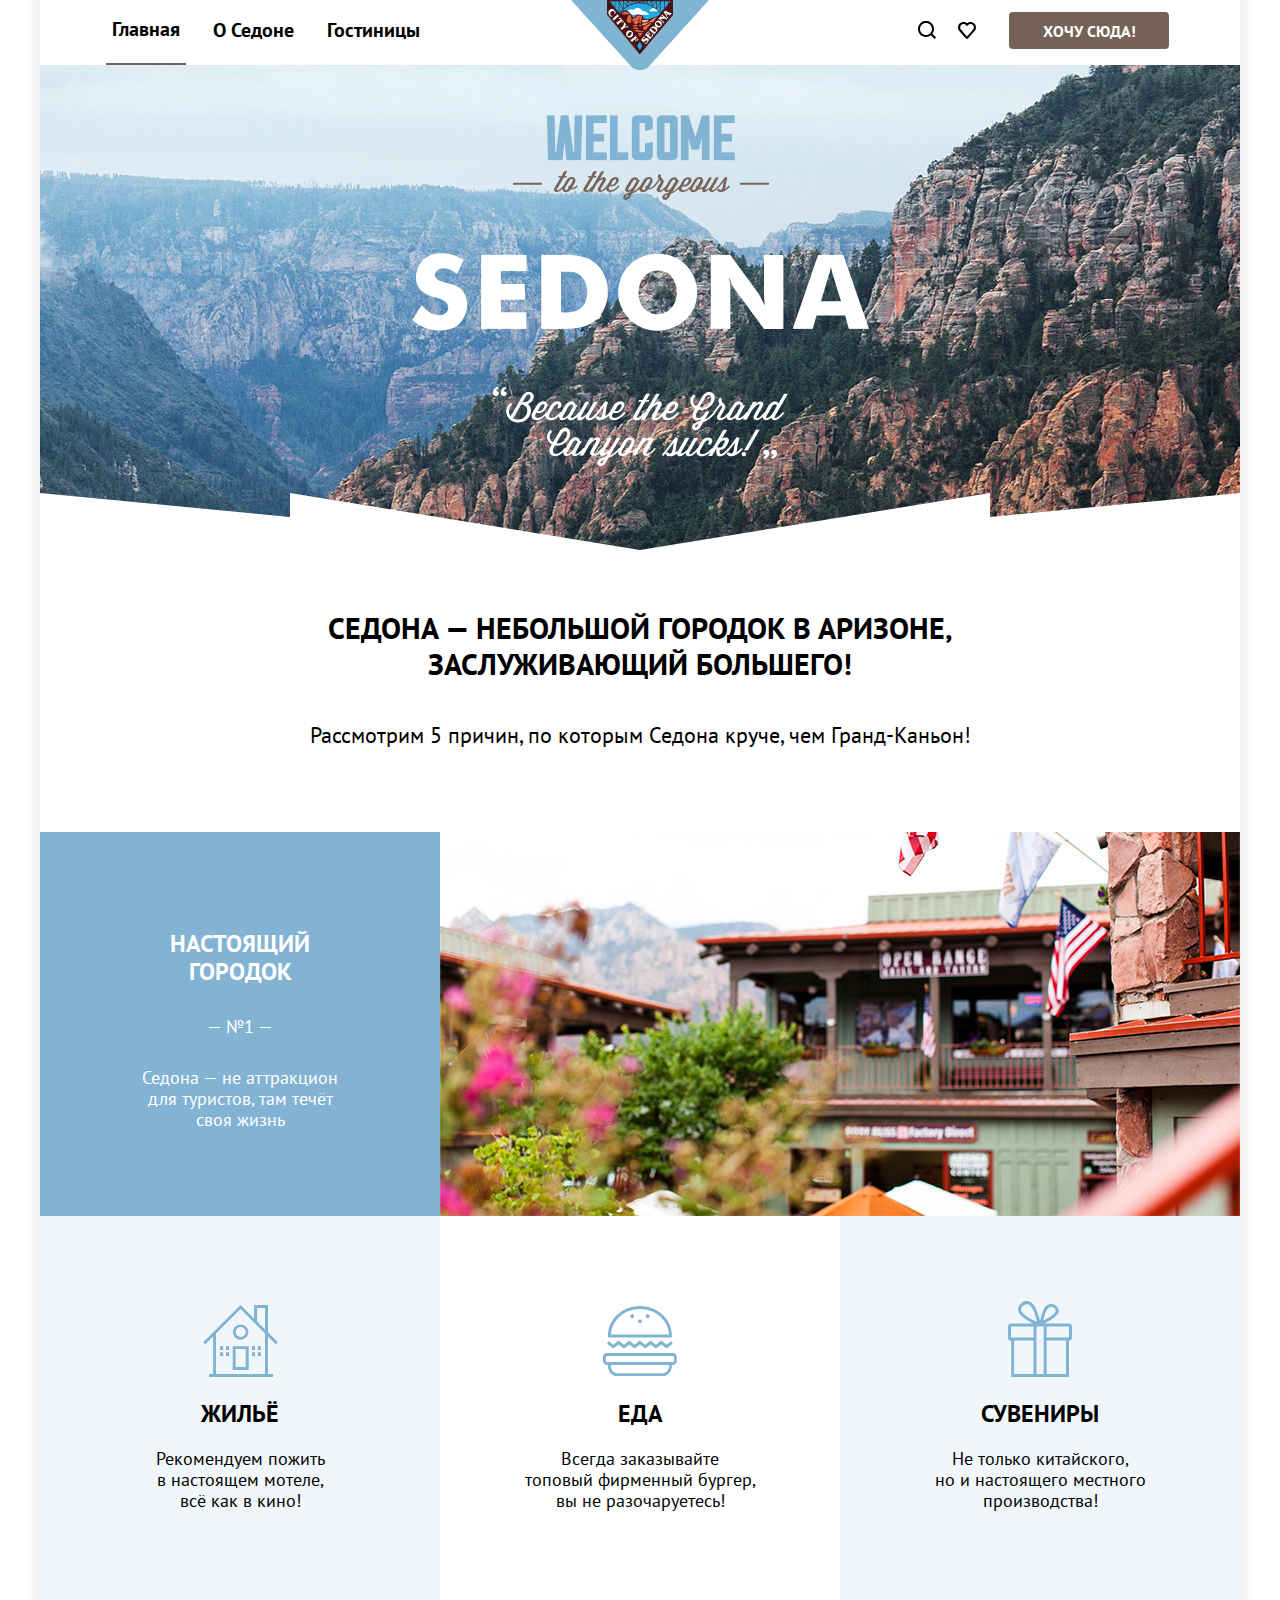
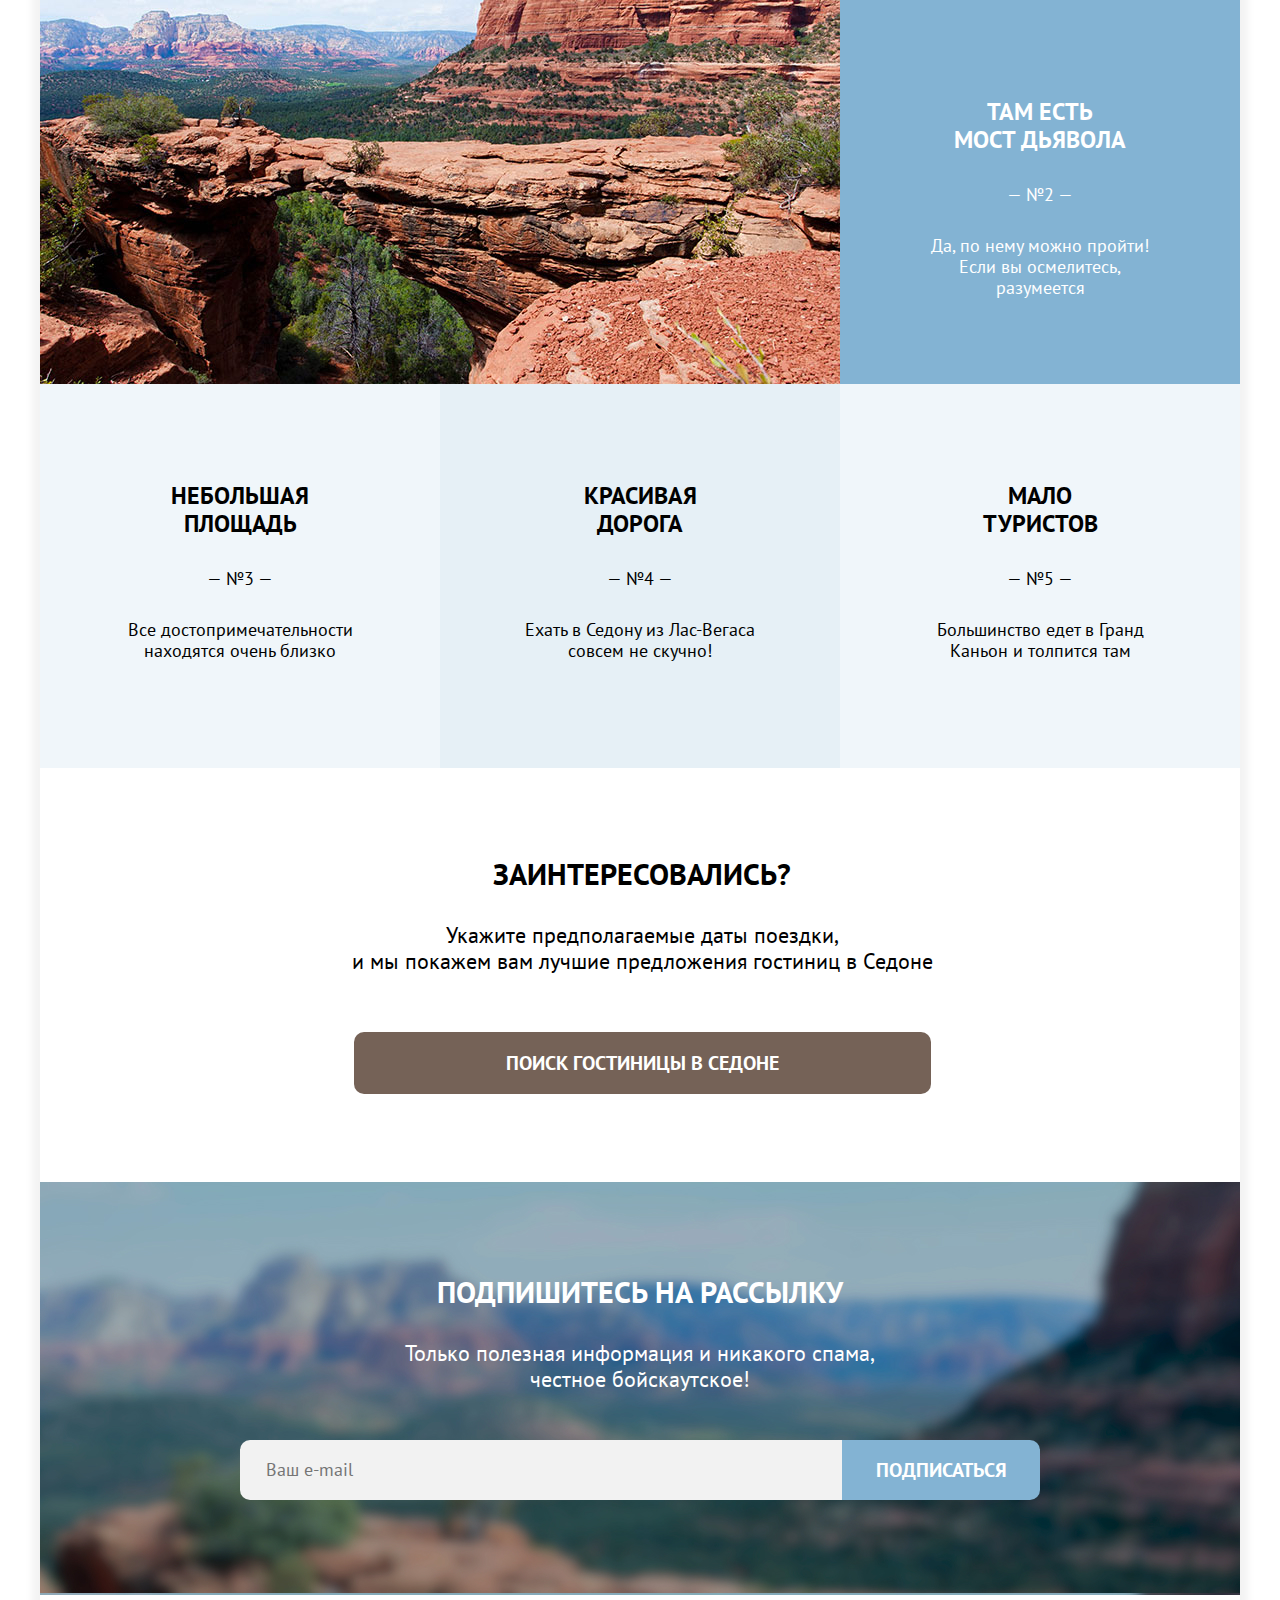
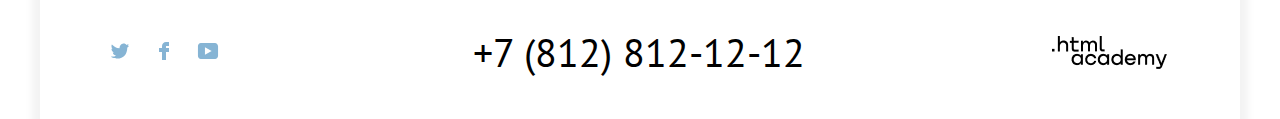
<file: index.html>
<!DOCTYPE html>
<html lang="ru">

<head>
    <meta charset="utf-8">
    <title>HTML Academy: Седона</title>
    <link rel="stylesheet" href="styles/styles.css">
</head>

<body>
    <div class="container">
        <header class="page-header">
            <nav class="main-navigation">
                <ul class="navigation-list">
                    <li class="navigation-item navigation-item-current">
                        <a href="index.html" class="navigation-link"> Главная </a>
                    </li>
                    <li class="navigation-item">
                        <a href="#" class="navigation-link">О Седоне </a>
                    </li>
                    <li class="navigation-item">
                        <a href="catalog.html" class="navigation-link">Гостиницы </a>
                    </li>
                </ul>

                <a href="" class="sedona-logo">
                    <img src="img/sedona.png" alt="Седона" width="138" height="70">
                </a>

                <ul class="navigation-list navigation-user">
                    <li class="navigation-item">
                        <a href="#" class="navigation-link search-icon">
                            <span class="visually-hidden">
                            Поиск
                        </span>
                        </a>
                    </li>
                    <li class="navigation-item">
                        <a href="#" class="navigation-link favorite-icon">
                            <span class="visually-hidden">
                            Избранное
                        </span>
                        </a>
                        <div class="popover popover-cart -popover-open">
                            <span class="triangle"></span>
                            <ul class="favorite-hotel-list">
                                <li class="favorite-hotel-item">
                                    <a class="favorite-hotel" href="#">
                                        <img src="img/desert-small.jpg" class="favorite-hotel-pic" alt="Desert Quail Inn" width="48" height="48">
                                        <div class="favorite-hotel-description">
                                            <p class="favorite-hotel-name"> Desert Quail Inn </p>
                                            <p class="favorite-hotel-type"> Мотель </p>
                                        </div>
                                    </a>
                                    <button type="button" class="button-delete">
                                        <span class="visually-hidden"> Удалить </span>
                                    </button>
                                </li>
                                <li class="favorite-hotel-item">
                                    <a class="favorite-hotel" href="#">
                                        <img src="img/villas-small.jpg" class="favorite-hotel-pic" alt="Villas at Poco Diablo" width="48" height="48">
                                        <div class="favorite-hotel-description">
                                            <p class="favorite-hotel-name"> Villas at Poco Diablo </p>
                                            <p class="favorite-hotel-type"> Апартаменты </p>
                                        </div>
                                    </a>
                                    <button type="button" class="button-delete">
                                        <span class="visually-hidden"> Удалить </span>
                                    </button>
                                </li>
                            </ul>
                            <a class="all-favorite button" href="#">
                                <div class="all-favotite-text">ВСЕ ИЗБРАННЫЕ</div>
                            </a>
                        </div>
                    </li>
                    <li class="navigation-item">
                        <a href="#" class="navigation-link button"> 
                        Хочу сюда! 
                        </a>
                    </li>
                </ul>
            </nav>
        </header>

        <main class="main-index main-container">
            <div class="welcome">
                <h1 class="visually-hidden">
                    Город Седона
                </h1>
                <img src="img/welcome.png" alt="Welcome to Sedona" class="welcome-to-sedona" width="457" height="351">
            </div>
            <section class="advantages">
                <div class="container-head-reasons">
                    <h2 class="visually-hidden h2">
                        Преимущества
                    </h2>
                    <p class="sedona-description">
                        Седона — небольшой городок в Аризоне, заслуживающий большего!
                    </p>
                    <p class="sedona-reasons">
                        Рассмотрим 5 причин, по которым Седона круче, чем Гранд-Каньон!
                    </p>
                </div>
                <ul class="advantages-list">
                    <li class="advantages-item real-town">
                        <div class="container-advantage">
                            <h3 class="advantages-name">
                                Настоящий <br> городок
                            </h3>
                            <p class="advantages-number">
                                &#8212; №1 &#8212;
                            </p>
                            <p class="advantages-description">
                                Седона — не аттракцион для туристов, там течёт своя жизнь
                            </p>
                        </div>
                        <img src="img/real-town.jpg" class="real-town-img" alt="Вид города Седона" width="800" height="384">
                        <ul class="real-town-reasons-list">
                            <li class="real-town-reasons-item">
                                <h3 class="reason-name">
                                    Жильё
                                </h3>
                                <p class="reason-description">
                                    Рекомендуем пожить<br> в настоящем мотеле, <br>всё как в кино!
                                </p>
                            </li>
                            <li class="real-town-reasons-item">
                                <h3 class="reason-name">
                                    Еда
                                </h3>
                                <p class="reason-description">
                                    Всегда заказывайте <br> топовый фирменный бургер,<br> вы не разочаруетесь!
                                </p>
                            </li>
                            <li class="real-town-reasons-item">
                                <h3 class="reason-name">
                                    Сувениры
                                </h3>
                                <p class="reason-description">
                                    Не только китайского,<br> но и настоящего местного <br>производства!
                                </p>
                            </li>
                        </ul>
                    </li>
                    <li class="advantages-item">
                        <img src="img/devil-bridge.jpg" class="devil-bridge-img" alt="Мост дьявола" width="800" height="384">
                        <div class="container-advantage">
                            <h3 class="advantages-name">
                                Там есть <br> мост дьявола
                            </h3>
                            <p class="advantages-number">
                                &#8212; №2 &#8212;
                            </p>
                            <p class="advantages-description">
                                Да, по нему можно пройти! Если вы осмелитесь, разумеется
                            </p>
                        </div>
                    </li>
                    <li class="advantages-item">
                        <div class="container-advantage">
                            <h3 class="advantages-name">
                                Небольшая <br> площадь
                            </h3>
                            <p class="advantages-number">
                                &#8212; №3 &#8212;
                            </p>
                            <p class="advantages-description">
                                Все достопримечательности находятся очень близко
                            </p>
                        </div>
                    </li>
                    <li class="advantages-item">
                        <div class="container-advantage">
                            <h3 class="advantages-name">
                                Красивая <br> дорога
                            </h3>
                            <p class="advantages-number">
                                &#8212; №4 &#8212;
                            </p>
                            <p class="advantages-description">
                                Ехать в Седону из Лас-Вегаса совсем не скучно!
                            </p>
                        </div>
                    </li>
                    <li class="advantages-item">
                        <div class="container-advantage">
                            <h3 class="advantages-name">
                                Мало <br> туристов
                            </h3>
                            <p class="advantages-number">
                                &#8212; №5 &#8212;
                            </p>
                            <p class="advantages-description">
                                Большинство едет в Гранд Каньон и толпится там
                            </p>
                        </div>
                    </li>
                </ul>
            </section>
            <section class="search-hotel">
                <h2 class="visually-hidden h2">
                    Поиск отелей
                </h2>
                <div class="interested">
                    Заинтересовались?
                </div>
                <p class="interested-description">
                    Укажите предполагаемые даты поездки, <br> и мы покажем вам лучшие предложения гостиниц в Седоне
                </p>
                <a href="" class="button">
                    ПОИСК ГОСТИНИЦЫ В седоне
                </a>
            </section>
        </main>
        <footer class="page-footer">
            <div class="page-footer-container">
                <section class="mailing">
                    <h2 class="h2">
                        Подпишитесь на рассылку
                    </h2>
                    <p class="mailing-text">
                        Только полезная информация и никакого спама, <br> честное бойскаутское!
                    </p>
                    <form class="mailing-form" action="https://echo.htmlacademy.ru/">
                        <p class="mailing-email">
                            <input class="field email-field" placeholder="Ваш e-mail" type="email" name="mailing-email">
                        </p>
                        <button class="mailing-button button" type="submit">
                            Подписаться
                        </button>
                    </form>
                </section>
                <section class="contacts">
                    <ul class="links-list">
                        <li class="links-item">
                            <a class="button" href="#">
                                <span class="visually-hidden">Twitter</span>
                            </a>
                        </li>
                        <li class="links-item">
                            <a class="button" href="#">
                                <span class="visually-hidden">Facebook</span>
                            </a>
                        </li>
                        <li class="links-item">
                            <a class="button" href="#">
                                <span class="visually-hidden">Youtube</span>
                            </a>
                        </li>
                    </ul>

                    <a href="tel:+78128121212" class="phone-number"> +7 (812) 812-12-12 </a>

                    <a class="html-academy" href="https://htmlacademy.ru/">

                    </a>
                </section>
            </div>
        </footer>
        <div class="modal-container modal-container-close">
            <div class="modal">
                <button class="modal-close-button button">
                <span class="visually-hidden">Закрыть</span>
                </button>
                <section class="modal-content">
                    <h2 class="modal-title">Поиск гостиницы в Седоне</h2>
                    <form class="modal-form" action="https://echo.htmlacademy.ru/" method="post">
                        <div class="field-group">
                            <label for="date-start"> Дата заезда:</label>
                            <input class="field" type="text" id="date-start" name="date-start" placeholder="01.01.2020" value="27 апреля 2020">
                            <p class="form-comment  form-comment-error"> Мы не можем отправить вас в прошлое. </p>
                        </div>
                        <div class="field-group">
                            <label for="date-end"> Дата выезда:</label>
                            <input class="field" type="text" id="date-end" name="date-end" placeholder="01.01.2020" value="1 сентября 2021">
                            <p class="form-comment"> На эти даты есть свободные номера. Пока есть. </p>
                        </div>
                        <div class="field-group">
                            <label for="num-adults"> Взрослые:</label>
                            <input class="field adult-field" type="number" id="num-adults" name="num-adults" value="2" min="0">
                            <div class="minus minus-1"> </div>
                            <div class="plus plus-1"> </div>
                            <div class="children">
                                <label for="num-children"> Дети: </label>
                                <button class="info" type="button">
                                    i
                                    <span class="visually-hidden">Посмотреть дополнительную информацию</span>
                                </button>
                                <p class="info-pop">
                                    <span class="modal-triangle"></span> Укажите количество детей, которые будут с вами, возраст которых от 6 до 18 лет. Дети до 6 лет размещаются бесплатно.
                                </p>
                            </div>
                            <input class="field children-field" type="number" id="num-children" name="num-children" value="1" min="0">
                            <div class="minus minus-2"> </div>
                            <div class="plus plus-2"> </div>
                        </div>
                        <button class="button modal-form-submit" type="submit">Найти</button>
                    </form>
                </section>
            </div>
        </div>
    </div>
</body>

</html>
</file>
<file: styles/styles.css>
@font-face {
        font-family: "PT Sans";
        font-style: normal;
        font-weight: 400;
        src: url("../fonts/ptsans-400.woff2") format("woff2");
        font-display: swap;
    }
    
    @font-face {
        font-family: "PT Sans";
        font-style: normal;
        font-weight: 700;
        src: url("../fonts/ptsans-700.woff2") format("woff2");
        font-display: swap;
    }
    
    html {
        height: 100%;
    }
    
    body {
        margin: 0;
        display: flex;
        flex-direction: column;
        min-height: 100%;
        font-family: "PT Sans", sans-serif;
        font-size: 22px;
        line-height: 26px;
        color: #000000;
        background-color: #ffffff;
    }
    
    .main-container {
        flex-grow: 1;
    }
    
    .button {
        font: inherit;
        color: #000000;
        text-decoration: none;
        text-transform: uppercase;
        color: #ffffff;
        background-color: #756257;
        font-weight: 700;
        font-size: 16px;
        border-radius: 4px;
        cursor: pointer;
        border: 3px solid rgba(255, 0, 0, 0);
    }
    
    .visually-hidden {
        position: absolute;
        width: 1px;
        height: 1px;
        margin: -1px;
        padding: 0;
        border: 0;
        clip: rect(0 0 0 0);
        overflow: hidden;
    }
    
    .container {
        margin: 0 auto;
        width: 1200px;
        text-align: center;
        box-shadow: 0 0 8px 8px rgba(0, 0, 0, 0.05);
    }
    
    .main-navigation {
        display: flex;
        padding-left: 66px;
        padding-right: 66px;
        min-height: 65px;
        justify-content: center;
    }
    
    .navigation-list {
        margin: 0;
        padding: 0;
        list-style-type: none;
        display: flex;
        flex-wrap: wrap;
        gap: 21px;
        align-items: center;
        margin-right: auto;
        max-width: 450px;
    }
    
    .navigation-list.navigation-user {
        margin: auto;
        margin-right: 5px;
        height: 65px;
        align-items: flex-start;
        gap: 0;
    }
    
    .sedona-logo {
        position: absolute;
        left: auto;
        right: auto;
    }
    
    .welcome {
        display: block;
        margin: 0 auto;
        height: 485px;
    }
    
    .welcome-to-sedona {
        padding-top: 50px;
    }
    
    .container-head-reasons {
        padding: 60px 0 62px 0;
        display: flex;
        flex-direction: column;
        align-items: center;
        justify-content: center;
    }
    
    .sedona-description {
        width: 720px;
        margin-top: 0;
        margin-bottom: 18px;
    }
    
    .advantages-list {
        margin: 0;
        padding: 0;
    }
    
    .page-footer-container {
        display: flex;
        flex-direction: column;
    }
    
    .contacts {
        display: flex;
        height: 110px;
        margin: 0 48px;
        margin-left: 60px;
        margin-top: 4px;
        padding: 0;
        padding-top: 10px;
        justify-content: space-between;
    }
    
    .catalog-head {
        text-align: left;
    }
    
    .filters {
        padding: 0;
        margin: 0;
    }
    
    .filters-form {
        margin: 0;
        padding: 0;
        display: grid;
        grid-template-columns: 215px 310px 290px 160px;
    }
    
    .filter-group {
        border: 0;
        padding: 0;
    }
    
    .filter-list {
        list-style-type: none;
        padding: 0;
        margin-top: 30px;
    }
    
    .filter-item {
        margin: 0;
        margin-bottom: 12px;
        padding: 0;
        font-size: 18px;
        line-height: 24px;
    }
    
    .hotel-list-head {
        display: flex;
        min-height: 48px;
        padding: 44px 0 42px 0;
    }
    
    .sorting-form {
        height: 100%;
        width: 287px;
        margin-left: auto;
        margin-right: 74px;
    }
    
    .sorting {
        height: 48px;
        width: 287px;
        padding-left: 18px;
        padding-right: 40px;
        font: inherit;
        font-size: 18px;
        line-height: 23px;
        border: 2px solid #E6E6E6;
        box-sizing: border-box;
        border-radius: 4px;
        appearance: none;
        background-image: url(../img/select-arrow.svg);
        background-repeat: no-repeat;
        background-position: 253px 50%;
    }
    
    .sorting:: .sorting:hover,
    .sorting:active,
    .sorting:focus {
        border-color: #83B3D3;
    }
    
    .hotels-list {
        margin: 0;
        padding: 0;
    }
    
    .hotel-list-head .button {
        display: block;
        width: 44px;
        height: 44px;
        border: 2px solid #E6E6E6;
        border-radius: 4px;
        background: none;
        margin-left: 8px;
    }
    
    .hotel-list-head .button+.selected {
        border: 2px solid #000000;
    }
    
    .hotel-list-head .button:nth-of-type(1) {
        background-image: url(../img/table.svg);
        background-repeat: no-repeat;
        background-position: center;
    }
    
    .hotel-list-head .button:nth-of-type(2) {
        background-image: url(../img/slideshow.svg);
        background-repeat: no-repeat;
        background-position: center;
    }
    
    .hotel-list-head .button:nth-of-type(3) {
        background-image: url(../img/list.svg);
        background-repeat: no-repeat;
        background-position: center;
    }
    
    .cost-input {
        display: flex;
        width: 290px;
        margin-top: 36px;
    }
    
    .cost-label {
        position: absolute;
        width: 130px;
        height: 48px;
        color: rgba(255, 255, 255, 0.3);
        text-align: end;
        padding-top: 12px;
        font-size: 18px;
        line-height: 23px;
    }
    
    .cost {
        display: inline-block;
        vertical-align: middle;
        font: inherit;
        background: none;
        font-size: 18px;
        line-height: 23px;
        color: rgba(255, 255, 255);
        width: 84px;
        height: 40px;
        border-color: rgba(255, 255, 255, 0);
        padding-left: 16px;
        padding-right: 40px;
    }
    
    .cost-from {
        border: 2px solid #FFFFFF;
        border-right: 1px solid #FFFFFF;
        border-radius: 4px 0 0 4px;
    }
    
    .cost-to {
        border: 2px solid #FFFFFF;
        border-left: 1px solid #FFFFFF;
        border-radius: 0 4px 4px 0;
    }
    
    .page-navigation {
        display: flex;
        margin: 0;
        padding: 0;
        margin-top: 8px;
        align-items: center;
        justify-content: space-between;
        width: 100%;
    }
    
    .num-per-page-form {
        height: 48px;
    }
    
    .num-per-page-options {
        width: 162px;
        height: 100%;
        border: 2px solid #E6E6E6;
        border-radius: 4px;
        font-size: 18px;
        line-height: 23px;
        color: #333333;
        margin-left: 46px;
        padding-left: 16px;
        padding-right: 40px;
        appearance: none;
        background-image: url(../img/select-arrow.svg);
        background-repeat: no-repeat;
        background-position: 126px 50%;
    }
    
    .hotels {
        display: flex;
        flex-direction: column;
        padding: 0 72px;
    }
    
    .pagination {
        margin-right: auto;
        display: flex;
        gap: 8px;
        padding: 0;
    }
    
    .links-list {
        padding: 0;
        display: flex;
        list-style-type: none;
        gap: 4px;
    }
    
    .advantages-list {
        display: grid;
        grid-template-columns: 400px 400px 400px;
        grid-template-rows: auto auto auto auto;
        grid-template-areas: "r1 r1 r1" "r1 r1 r1" "r2 r2 r2" "r3 r4 r5";
    }
    
    .advantages-description {
        width: 250px;
    }
    
    .reason-name {
        padding: 0;
        margin: 0;
    }
    
    .reason-description {
        padding: 0;
        margin: 0;
        width: 250px;
    }
    
    .real-town {
        grid-area: r1;
        display: grid;
        grid-template-columns: 400px 400px 400px;
        grid-template-rows: auto auto;
        grid-template-areas: "reason photo photo" "r r r";
    }
    
    .container-town {
        grid-area: reason;
    }
    
    .real-town-img {
        grid-area: photo;
        display: block;
    }
    
    .real-town .advantages-description {
        width: 220px;
    }
    
    .real-town-reasons-list {
        grid-area: r;
        display: grid;
        grid-template-columns: 400px 400px 400px;
    }
    
    .real-town-reasons-item {
        min-height: 121px;
        padding: 184px 75px 79px 75px;
        display: flex;
        flex-direction: column;
        align-items: center;
        gap: 20px;
    }
    
    .container-advantage {
        min-height: 207px;
        padding: 98px 75px 79px 75px;
        display: flex;
        flex-direction: column;
        align-items: center;
        gap: 30px;
    }
    
    .advantages-name,
    .advantages-number,
    .advantages-description {
        margin: 0;
        height: auto;
    }
    
    .advantages-item:nth-child(2) {
        margin: 0;
        padding: 0;
        grid-area: r2;
        display: grid;
        grid-template-columns: 400px 400px 400px;
    }
    
    .devil-bridge-img {
        grid-column: 1/3;
        display: block;
    }
    
    .advantages-item:nth-child(3) {
        grid-area: r3;
    }
    
    .advantages-item:nth-child(4) {
        grid-area: r4;
    }
    
    .advantages-item:nth-child(5) {
        grid-area: r5;
    }
    
    .real-town-reasons-list {
        padding: 0;
        margin: 0;
        list-style-type: none;
    }
    
    .advantages-list {
        list-style-type: none;
    }
    
    .search-hotel {
        padding: 88px 306px 88px 310px;
        display: flex;
        flex-direction: column;
        justify-content: center;
        align-items: center;
    }
    
    .interested {
        margin: 0;
    }
    
    .interested-description {
        width: 625px;
        margin-top: 30px;
        margin-bottom: 58px;
    }
    
    .hotels-item {
        padding: 0;
        margin: 0;
    }
    
    .hotels-list {
        list-style-type: none;
        padding: 0;
    }
    
    .hotel-card {
        display: grid;
        grid-template-columns: auto 1fr 160px;
        column-gap: 35px;
        border-top: 1px solid #E6E6E6;
        padding: 0;
        margin: 0;
        padding-bottom: 30px;
        padding-top: 30px;
        text-align: left;
    }
    
    .hotel-description {
        padding: 0;
        margin: 0;
        min-height: 120px;
        display: grid;
        grid-template-columns: 150px 1fr;
        grid-template-rows: min-content 40px 37px;
        column-gap: 8px;
        row-gap: 8px;
    }
    
    .hotel-link {
        display: block;
        min-height: 24px;
        grid-column: 1/3;
        margin: 0;
        padding: 0;
        text-decoration: none;
    }
    
    .hotel-name {
        font-weight: bold;
        font-size: 24px;
        color: #000000;
        margin: 0;
        padding: 0;
        margin-left: -3px;
        border: 3px solid rgba(255, 0, 0, 0);
        border-radius: 10px;
    }
    
    .hotel-type,
    .hotel-price {
        padding: 0;
        margin: 0;
        font-size: 18px;
        line-height: 23px;
        margin-top: -6px;
    }
    
    .hotel-rank {
        min-height: 120px;
        display: flex;
        flex-direction: column;
        justify-content: space-between;
        align-items: center;
    }
    
    .stars {
        background-image: url('../img/star2.svg');
        background-repeat: repeat-x;
        background-position-y: center;
        background-position-x: left;
        width: 24px;
        height: 22px;
    }
    
    .hotels-item:nth-child(1) .stars {
        width: 96px;
    }
    
    .hotels-item:nth-child(2) .stars {
        width: 72px;
    }
    
    .hotels-item:nth-child(3) .stars {
        width: 48px;
    }
    
    .hotels-item:nth-child(4) .stars {
        width: 48px;
    }
    
    .rank {
        display: block;
        background-color: #F2F2F2;
        border-radius: 4px;
        width: 160px;
        padding-top: 8px;
        padding-bottom: 8px;
        font-size: 16px;
        line-height: 21px;
        text-align: center;
        text-transform: uppercase;
    }
    
    .button-more,
    .button-favorite {
        padding-top: 4px;
        padding-bottom: 4px;
        text-align: center;
    }
    
    .pagination-item {
        display: block;
        width: 55px;
        height: 55px;
        background-color: #83B3D3;
        text-align: center;
        border-radius: 4px;
    }
    
    .pagination-current-item {
        background-color: #F2F2F2;
    }
    
    .main-index {
        text-align: center;
    }
    
    .page-header {
        color: #000000;
        background-color: #FFFFFF;
    }
    
    .navigation-link {
        margin-top: 10px;
        display: block;
        font-weight: 700;
        font-size: 20px;
        line-height: 26px;
        color: #000000;
        text-align: center;
        background-color: #FFFFFF;
        text-decoration: none;
        border: 3px solid rgba(255, 0, 0, 0);
        padding: 3px;
    }
    
    .search-icon {
        margin-top: 8px;
        background-color: rgba(255, 255, 255, 0);
        background-image: url('../img/search.svg');
        background-repeat: no-repeat;
        background-position: center;
        width: 32px;
        height: 32px;
    }
    
    .favorite-icon {
        margin-top: 8px;
        background-color: rgba(255, 255, 255, 0);
        background-image: url('../img/heart.svg');
        background-repeat: no-repeat;
        background-position: center;
        width: 32px;
        height: 32px;
    }
    
    .welcome {
        background-color: rgba(131, 179, 211, 0.5);
        background-image: url(../img/index-background.jpg);
    }
    
    .sedona-description,
    .h2,
    .interested {
        text-transform: uppercase;
        font-weight: 700;
        font-size: 30px;
        line-height: 36px;
    }
    
    .advantages-item:nth-child(1),
    .advantages-item:nth-child(2) {
        background: #83B3D3;
        color: #FFFFFF;
    }
    
    .advantages-item:nth-child(2n+3) {
        background: rgba(131, 179, 211, 0.12);
    }
    
    .advantages-item:nth-child(1) ul {
        color: #000000;
        background-color: #ffffff;
    }
    
    .advantages-item:nth-child(1) .real-town-reasons-item:nth-child(2n+1) {
        background-color: rgba(131, 179, 211, 0.12);
    }
    
    .advantages-item:nth-last-child(2) {
        background: rgba(131, 179, 211, 0.2);
    }
    
    .advantages-name,
    .reason-name {
        text-transform: uppercase;
        font-size: 24px;
        line-height: 28px;
    }
    
    .advantages-list,
    .real-town-reasons-list {
        font-size: 18px;
        line-height: 21px;
    }
    
    .contacts {
        position: relative;
    }
    
    .phone-number {
        position: absolute;
        top: 20px;
        left: 360px;
        font: inherit;
        color: #000000;
        text-decoration: none;
        font-size: 40px;
        line-height: 40px;
        border: 3px solid rgba(255, 0, 0, 0);
        padding: 10px;
    }
    
    .mailing-button {
        border: 0;
        border-radius: 0px 10px 10px 0px;
        font-size: 20px;
        line-height: 26px;
        height: 60px;
        background-color: #83B3D3;
        text-transform: uppercase;
        color: #ffffff;
        font-weight: 700;
    }
    /*
    .catalog .mailing-button {
        border: 0;
        border-radius: 0px 10px 10px 0px;
        font-size: 20px;
        line-height: 26px;
        height: 60px;
        background-color: #83B3D3;
        text-transform: uppercase;
        color: #ffffff;
        font-weight: 700;
    }
    */
    
    .pages-item {
        display: inline-block;
        vertical-align: middle;
    }
    
    .pages-link {
        font-weight: normal;
        font-size: 16px;
        line-height: 21px;
        color: #FFFFFF;
        text-decoration: none;
        border: 3px solid rgba(255, 255, 255, 0);
        border-radius: 4px;
    }
    
    .pages-link:hover {
        opacity: 0.6;
    }
    
    .pages-link:active {
        opacity: 0.3;
    }
    
    .pages-link:focus {
        border-color: #83B3D3;
    }
    
    .catalog-head {
        display: flex;
        flex-direction: column;
        margin: 0;
        background-color: #83B3D3;
        background: url(../img/catalog-background-filters.jpg);
        background-position: center;
        background-size: cover;
        color: #ffffff;
        min-height: 338px;
        padding: 35px 72px;
    }
    
    .buttons {
        display: flex;
        flex-direction: column;
        margin-top: 60px;
        margin-left: 80px;
        width: 160px;
    }
    
    .submit-button,
    .reset-button {
        height: 48px;
        border: 0;
        border: 3px solid rgba(255, 0, 0, 0);
    }
    
    .submit-button {
        color: #ffffff;
        background-color: #83B3D3;
        line-height: 21px;
    }
    
    .reset-button {
        margin-top: 6px;
        text-transform: capitalize;
        background-color: rgba(255, 255, 255, 0);
        font-size: 18px;
        line-height: 23px;
        font-weight: 400;
        color: #ffffff;
    }
    
    .searched {
        font-weight: bold;
        font-size: 30px;
        line-height: 48px;
        text-transform: uppercase;
        margin: 0;
    }
    
    .button-more {
        font-size: 16px;
        background: #756257;
        border-color: #756257;
        border-radius: 4px;
        color: #ffffff;
        width: 144px;
    }
    
    .button-favorite {
        font-size: 16px;
        background-color: #83B3D3;
        border-color: #83B3D3;
        color: #ffffff;
        width: 154px;
    }
    
    .favorited {
        background-color: #7DB54F;
        border-color: #7DB54F;
    }
    
    .rank {
        text-align: center;
        text-transform: uppercase;
        background: #F2F2F2;
    }
    
    .pagination-link {
        font-weight: bold;
        font-size: 20px;
        line-height: 26px;
        text-align: center;
        color: #ffffff;
        text-decoration: none;
        display: block;
        padding: 0;
        padding-top: 12px;
        padding-bottom: 12px;
        border: 3px solid rgba(255, 0, 0, 0);
        border-radius: 4px;
    }
    
    .pagination-current-link {
        color: #000000;
        background-color: #F2F2F2;
    }
    
    .hotels-list {
        margin: 0;
        padding: 0;
    }
    
    .show-more {
        margin: 0;
        display: block;
        border-top: 1px solid #E6E6E6;
        border-bottom: 1px solid #E6E6E6;
        width: 100%;
        text-align: center;
        padding-top: 30px;
        padding-bottom: 30px;
    }
    
    .button-show-more {
        margin: auto;
        font-weight: bold;
        font-size: 20px;
        line-height: 26px;
        text-align: center;
        background-color: #83B3D3;
        padding-bottom: 12px;
        padding-top: 12px;
        width: 625px;
        border: 3px solid #83B3D3;
        border-radius: 4px;
    }
    
    .filter-title {
        font-size: 20px;
        line-height: 26px;
        font-weight: 700;
        margin: 0;
        padding: 0;
    }
    
    .inner-header {
        padding: 0;
        margin: 0;
    }
    
    .inner-header-title {
        font-weight: 700;
        font-size: 60px;
        line-height: 72px;
        margin: 0;
    }
    
    .page-footer {
        text-align: center;
        font-size: 22px;
        line-height: 26px;
    }
    
    .search-hotel .button {
        font-size: 20px;
        line-height: 36px;
        width: 571px;
        padding-top: 10px;
        padding-bottom: 10px;
        border-radius: 10px;
        margin: 0;
    }
    
    .num-per-page {
        font-size: 18px;
        line-height: 23px;
    }
    
    .mailing-text {
        font-size: 22px;
        line-height: 26px;
        margin-bottom: 40px;
    }
    
    .navigation-user .navigation-item:nth-child(1) {
        margin-right: -4px;
    }
    
    .navigation-user .navigation-item:nth-child(2) {
        margin-right: 20px;
    }
    
    .pages {
        position: relative;
        display: flex;
        margin: 0;
        padding: 0;
        padding-left: 2px;
        margin-left: -8px;
        margin-top: -6px;
        margin-bottom: 38px;
    }
    
    .pages-item {
        padding-right: 10px;
        border: 3px solid rgba(255, 255, 255, 0);
        border-radius: 4px;
    }
    
    .pages-link {
        display: block;
    }
    
    .pages-item:nth-child(1) .pages-link {
        min-width: 22px;
        min-height: 22px;
        background-image: url('../img/home.svg');
        background-repeat: no-repeat;
        background-position: center;
        margin-left: -3px;
    }
    
    .pages-link-arrow {
        display: block;
        position: absolute;
        left: 32px;
        top: 6px;
        width: 5px;
        height: 22px;
        background-image: url(../img/pages-link-arrow.svg);
        background-position: center;
        background-repeat: no-repeat;
    }
    
    .links-item .button {
        display: block;
        width: 34px;
        height: 34px;
        background-color: #ffffff;
        opacity: 0.8;
    }
    
    .links-item:nth-child(1) .button {
        background-image: url('../img/twitter.svg');
        background-repeat: no-repeat;
        background-position: center;
    }
    
    .links-item:nth-child(2) .button {
        background-image: url('../img/facebook.svg');
        background-repeat: no-repeat;
        background-position: center;
    }
    
    .links-item:nth-child(3) .button {
        background-image: url('../img/youtube.svg');
        background-repeat: no-repeat;
        background-position: center;
    }
    
    .mailing {
        padding: 92px 200px 92px 200px;
        display: flex;
        flex-direction: column;
        align-items: center;
        background-color: rgba(131, 179, 211, 0.6);
        background-image: url(../img/footer-background.jpg);
        color: #ffffff;
    }
    
    .catalog {
        padding-top: 66px;
        background: none;
        color: #000000;
        padding-bottom: 134px;
    }
    
    .mailing .h2 {
        margin: 0;
    }
    
    .mailing .mailing-text {
        margin: 0;
        margin-top: 30px;
    }
    
    .mailing .mailing-form {
        margin: 0;
        margin-top: 45px;
    }
    
    .mailing-form {
        border: 3px solid rgba(255, 0, 0, 0);
        margin-left: auto;
        margin-right: auto;
        width: 800px;
        display: grid;
        gap: 0;
        grid-template-columns: 3fr 1fr;
        height: 60px;
        border-radius: 10px;
    }
    
    .mailing-form .mailing-email {
        margin: 0;
        width: 100%;
        height: 60px;
    }
    
    .navigation-item {
        height: 63px;
    }
    
    .navigation-list:nth-child(1) .navigation-link {
        background: none;
    }
    
    .navigation-item-current {
        border-bottom: 2px solid #756257;
    }
    
    .real-town-reasons-item:nth-child(1) {
        background-image: url(../img/housing.svg);
        background-repeat: no-repeat;
        background-position: center 89px;
    }
    
    .real-town-reasons-item:nth-child(2) {
        background-image: url(../img/food.svg);
        background-repeat: no-repeat;
        background-position: center 90px;
    }
    
    .real-town-reasons-item:nth-child(3) {
        background-image: url(../img/gift.svg);
        background-repeat: no-repeat;
        background-position: center 85px;
    }
    
    .filter-name {
        padding: 0;
        margin: 0;
    }
    
    .control {
        margin: 0;
        padding: 0;
        position: relative;
        display: block;
        padding-left: 39px;
    }
    
    .control-input[type="checkbox"]+.control-mark {
        display: block;
        background-color: #ffffff;
        position: absolute;
        top: 1px;
        left: -2px;
        width: 20px;
        height: 20px;
        border-radius: 4px;
    }
    
    .control-input[type="radio"]+.control-mark {
        position: absolute;
        top: 1px;
        left: 0px;
        width: 20px;
        height: 20px;
        border-radius: 50%;
        background-color: #ffffff;
    }
    
    .control-input[type="checkbox"]:checked+.control-mark {
        background-image: url(../img/checked.svg);
        background-repeat: no-repeat;
        background-position: center;
    }
    
    .control-input[type="radio"]:checked+.control-mark::before {
        position: absolute;
        top: 5px;
        left: 5px;
        width: 10px;
        height: 10px;
        background-color: #3F5E72;
        border-radius: 50%;
        content: "";
    }
    
    .range-scale {
        margin-top: 30px;
        position: relative;
        height: 4px;
        margin-bottom: 16px;
        background-color: rgba(255, 255, 255, 0.3);
    }
    
    .range-bar {
        position: absolute;
        height: 4px;
        background-color: #ffffff;
    }
    
    .range-toggle {
        position: absolute;
        width: 20px;
        height: 20px;
        background: #FFFFFF;
        border-radius: 5px;
        cursor: pointer;
        border-color: rgba(255, 255, 255, 0);
    }
    
    .toggle-min {
        top: -8px;
        left: 0px;
    }
    
    .toggle-max {
        top: -8px;
        right: 0px;
    }
    
    .range-wrapper-inputs {
        display: flex;
        justify-content: center;
    }
    
    .cost::-webkit-outer-spin-button,
    .cost::-webkit-inner-spin-button {
        appearance: none;
        margin: 0;
    }
    
    .catalog-filter-label {
        display: flex;
        margin-right: 5px;
    }
    
    .range-input {
        width: 30px;
        padding: 0 2px;
        font: inherit;
        text-align: center;
        background-color: transparent;
        border-color: rgba(255, 255, 255, 0);
        appearance: textfield;
    }
    
    .range-input::-webkit-outer-spin-button,
    .range-input::-webkit-inner-spin-button {
        appearance: none;
        margin: 0;
    }
    
    .navigation-item {
        position: relative;
    }
    
    .popover {
        position: absolute;
        width: 398px;
        min-height: 232px;
        left: -182px;
        top: 60px;
        background: #FFFFFF;
        border: 1px solid #E6E6E6;
        box-sizing: border-box;
        box-shadow: 0px 25px 50px rgba(0, 0, 0, 0.15);
        border-radius: 20px;
        z-index: 1;
        box-sizing: border-box;
        display: none;
    }
    
    .popover-open {
        display: block;
    }
    
    .favorite-hotel-list {
        list-style-type: none;
        margin: 0;
        padding: 0;
        width: 350px;
    }
    
    .favorite-hotel-item {
        width: 350px;
        margin: 24px;
        margin-bottom: 0;
        margin-right: padding: 0;
        display: grid;
        grid-template-columns: 1fr 16px;
        gap: 17px;
    }
    
    .favorite-hotel {
        border: 3px solid rgba(255, 0, 0, 0);
        border-radius: 10px;
    }
    
    .favorite-hotel {
        display: grid;
        grid-template-columns: 48px auto;
        gap: 17px;
        color: #000000;
        text-decoration: none;
    }
    
    .favorite-hotel:hover {
        color: #000000;
        opacity: 0.6;
    }
    
    .favorite-hotel:focus {
        border-color: #83B3D3;
        border-radius: 10px;
    }
    
    .favorite-hotel:active {
        border-color: rgba(255, 0, 0, 0);
        opacity: 0.3;
    }
    
    .favorite-hotel-description {
        padding-top: 4px;
    }
    
    .button-delete {
        display: block;
        width: 30px;
        height: 30px;
        background-color: #ffffff;
        background-image: url(../img/delete.svg);
        background-repeat: no-repeat;
        background-position: center;
        border-color: rgba(255, 255, 255, 0);
        opacity: 0.2;
    }
    
    .button-delete:hover {
        opacity: 1;
    }
    
    .button-delete:focus {
        opacity: 1;
        border-color: #83B3D3;
        border-radius: 10px;
        ;
    }
    
    .button-delete:active {
        border-color: rgba(255, 255, 255, 0);
        opacity: 0.1;
    }
    
    .favorite-hotel-name {
        font-weight: bold;
        font-size: 18px;
        line-height: 21px;
        text-align: left;
        padding: 0;
        margin: 0;
    }
    
    .favorite-hotel-pic {
        border-radius: 50%;
    }
    
    .favorite-hotel-type {
        padding: 0;
        margin: 0;
        text-align: left;
        font-size: 16px;
        line-height: 21px;
    }
    
    .all-favorite {
        display: block;
        position: absolute;
        bottom: -2px;
        left: -1px;
        width: 392px;
        font-size: 16px;
        line-height: 20px;
        padding: auto;
        padding-bottom: 16px;
        padding-top: 12px;
        background-color: #756257;
        border: 3px solid #756257;
        border-radius: 0px 0px 20px 20px;
    }
    
    .all-favotite-text {
        margin-top: 10px;
    }
    
    .triangle {
        width: 20px;
        height: 9px;
        background-image: url(../img/triangle.svg);
        background-position: center;
        background-repeat: no-repeat;
        position: absolute;
        top: -9px;
        left: 188px;
    }
    
    .modal-container {
        font: inherit;
        position: fixed;
        top: 0;
        left: 0;
        display: flex;
        width: 100%;
        height: 100%;
        background-color: rgba(255, 255, 255, 0.8);
    }
    
    .modal-container-close {
        display: none;
    }
    
    .modal {
        position: relative;
        margin: auto;
        width: 575px;
        min-height: 430px;
        background: #FFFFFF;
        border-radius: 30px;
        padding: 60px 68px 70px 68px;
    }
    
    .modal-title {
        font-weight: bold;
        font-size: 30px;
        line-height: 40px;
        margin: 0;
        padding: 0;
        text-transform: uppercase;
        margin-bottom: 65px;
    }
    
    .modal-close-button {
        position: absolute;
        right: 70px;
        top: 60px;
        width: 53px;
        height: 53px;
        background: #F2F2F2;
        border-color: 3px solid rgba(255, 0, 0, 0);
        border-radius: 50%;
    }
    
    .modal-close-button::before,
    .modal-close-button::after {
        position: absolute;
        top: 23px;
        left: 16px;
        width: 16px;
        height: 2px;
        background-color: #242424;
        content: "";
    }
    
    .modal-close-button::before {
        transform: rotate(45deg);
    }
    
    .modal-close-button::after {
        transform: rotate(-45deg);
    }
    
    .modal-content {
        text-align: left;
    }
    
    .modal-form {
        font-weight: bold;
        font-size: 18px;
        line-height: 40px;
        padding: 0;
        margin: 0;
    }
    
    .field-group {
        margin: 0;
        padding: 0;
        display: grid;
        grid-template-columns: 155px 420px;
        grid-template-rows: 50px auto;
        gap: 0;
        margin-bottom: 20px;
        font-weight: bold;
        font-size: 18px;
    }
    
    .field-group:nth-of-type(3) {
        height: 50px;
        grid-template-columns: 155px 133px 153px 133px;
    }
    
    .field-group .field {
        font-weight: bold;
        font-size: 18px;
        padding-left: 20px;
        padding-right: 20px;
        border: 0;
        background: #F2F2F2;
        border-radius: 4px;
    }
    
    .field-group .field[type="number"] {
        text-align: center;
    }
    
    .children {
        margin-left: 56px;
    }
    
    .form-comment {
        grid-row: 2;
        grid-column: 2;
        font-weight: normal;
        font-size: 16px;
        line-height: 20px;
        margin: 0;
        padding: 0;
    }
    
    .modal-form-submit {
        position: absolute;
        bottom: 70px;
        width: 575px;
        height: 60px;
        background-color: #83B3D3;
        font: inherit;
        font-weight: bold;
        font-size: 20px;
        line-height: 40px;
        border-radius: 10px;
        border: 3px solid rgba(255, 0, 0, 0);
    }
    
    .form-comment-error {
        color: #ff0000;
    }
    
    .info {
        color: #ffffff;
        background-color: #83B3D3;
        width: 25px;
        height: 25px;
        border: 0;
        border-radius: 50%;
        margin-left: 4px;
    }
    
    .info:hover,
    .info:active,
    .info:focus {
        background-color: #68A2CA;
    }
    
    .info-pop {
        z-index: 1;
        position: absolute;
        right: 100px;
        font-weight: normal;
        padding: 18px 22px 18px 18px;
        font-size: 16px;
        line-height: 20px;
        color: #FFFFFF;
        width: 216px;
        height: 107px;
        background: #333333;
        box-shadow: 0px 15px 30px rgba(0, 0, 0, 0.3);
        border-radius: 10px;
        display: none;
    }
    
    .info-pop-open {
        display: block;
    }
    
    .modal-triangle {
        position: absolute;
        top: -9px;
        left: 110px;
        width: 20px;
        height: 10px;
        background-image: url(../img/modal-triangle.svg);
        background-repeat: no-repeat;
        background-position: center;
    }
    
    .field[type="number"] {
        position: relative;
        display: block;
    }
    
    .field[type="number"]::-webkit-outer-spin-button,
    .field[type="number"]::-webkit-inner-spin-button {
        position: absolute;
        top: -40px;
        left: 55px;
        height: 130px;
        width: 50px;
        transform: rotate(90deg);
        opacity: 0;
        background: none;
        cursor: pointer;
    }
    
    .minus {
        z-index: 1;
        display: block;
        position: absolute;
        left: 245px;
        width: 13px;
        height: 13px;
        background: none;
        border: none;
    }
    
    .plus {
        display: block;
        position: absolute;
        left: 315px;
        width: 13px;
        height: 13px;
        background: none;
        border: none;
    }
    
    .minus::before {
        position: absolute;
        top: 25px;
        width: 13px;
        height: 2px;
        background-color: rgba(0, 0, 0, 0.3);
        content: "";
    }
    
    .plus::before {
        position: absolute;
        top: 25px;
        width: 13px;
        height: 2px;
        background-color: rgba(0, 0, 0, 0.3);
        content: "";
    }
    
    .plus::after {
        position: absolute;
        top: 25px;
        width: 13px;
        height: 2px;
        background-color: rgba(0, 0, 0, 0.3);
        content: "";
        transform: rotate(90deg);
    }
    
    .minus-2 {
        z-index: 1;
        left: 530px;
    }
    
    .plus-2 {
        z-index: 1;
        left: 610px;
    }
    
    .control:hover .control-input[type="checkbox"]+.control-mark {
        opacity: 0.6;
    }
    
    .control .control-input[type="checkbox"]:focus+.control-mark {
        top: -2px;
        left: -5px;
        opacity: 0.6;
        border: 3px solid #83B3D3;
        border-radius: 6px;
    }
    
    .control:active .control-input[type="checkbox"]+.control-mark {
        opacity: 0.3;
    }
    
    .control .control-input[type="radio"]:focus+.control-mark {
        top: -2px;
        left: -3px;
        border: 3px solid #83B3D3;
        border-radius: 50%;
    }
    
    .cost:hover {
        opacity: 0.6;
    }
    
    .cost:active {
        background: #756257;
    }
    
    .range-toggle:hover {
        box-shadow: 0px 4px 10px rgba(255, 0, 0, 0);
    }
    
    .range-toggle:focus {
        border: 3px solid #83B3D3;
        border-radius: 5px;
    }
    
    .range-toggle:active {
        border: 2px solid #83B3D3;
        border-radius: 5px;
    }
    
    .control-input:disabled+.control-mark {
        background-color: rgb(201, 173, 173);
    }
    
    .button:disabled {
        background-color: rgb(145, 143, 143);
    }
    
    .button:disabled:hover,
    .button:disabled:focus {
        color: #ffffff;
        text-decoration: none;
        cursor: default;
    }
    
    .email-field:disabled,
    .cost:disabled,
    .num-per-page-options:disabled {
        background-color: rgb(145, 143, 143);
        color: #ffffff;
        cursor: default;
        border-color: #ffffff;
    }
    
    .num-per-page-options:active,
    .sorting:active {
        background-color: #E6E6E6;
        color: #E6E6E6;
        ;
    }
    
    .sorting:disabled {
        background-color: rgb(145, 143, 143);
        color: #ffffff;
    }
    
    .button-disabled,
    .modal .field:disabled,
    .info:disabled,
    .modal .field:hover:disabled,
    .info:hover:disabled {
        background-color: rgb(145, 143, 143);
        cursor: default;
    }
    
    .navigation-link:hover {
        color: #756257;
    }
    
    .navigation-link:focus {
        color: #756257;
        border-color: #83B3D3;
        border-radius: 10px;
    }
    
    .navigation-link:active {
        border-color: rgba(255, 255, 255, 0);
        color: #756257;
        opacity: 0.3;
    }
    
    .search-icon:hover {
        background-image: url(../img/search-brown.svg);
    }
    
    .search-icon:focus {
        background-image: url(../img/search-brown.svg);
    }
    
    .search-icon:active {
        background-image: url(../img/search-brown.svg);
    }
    
    .favorite-icon:hover {
        background-image: url(../img/heart-brown.svg);
    }
    
    .favorite-icon:focus {
        background-image: url(../img/heart-brown.svg);
    }
    
    .favorite-icon:active {
        background-image: url(../img/heart-brown.svg);
    }
    
    .navigation-link.button {
        display: inline-block;
        vertical-align: middle;
        width: 148px;
        height: 22px;
        padding-top: 6px;
        font-size: 16px;
        line-height: 21px;
        border-radius: 4px;
        margin-top: 12px;
        border-color: rgba(255, 255, 255, 0);
        background-color: #756257;
        color: #ffffff;
    }
    
    .all-favorite:hover,
    .button:hover {
        background: #615048;
        border-color: #615048;
        color: #ffffff;
    }
    
    .navigation-link.button:focus {
        border-color: #83B3D3;
    }
    
    .button:focus {
        background: #615048;
        border-color: #83B3D3;
        border-radius: 4px;
        color: #ffffff;
    }
    
    .reset-button:hover {
        background: none;
        opacity: 0.6;
    }
    
    .reset-button:focus {
        background: none;
        opacity: 0.6;
        border-color: #83B3D3;
        border-radius: 4px;
    }
    
    .reset-button:active {
        background: none;
        border-color: rgba(255, 255, 255, 0);
        opacity: 0.3;
    }
    
    .mailing-button:hover,
    .modal-form-submit:hover,
    .submit-button:hover,
    .button-favorite:hover,
    .pagination-link:hover,
    .button-show-more:hover {
        background-color: #68A2CA;
        color: #ffffff;
    }
    
    .modal-form-submit:focus,
    .submit-button:focus {
        background: #68A2CA;
        border-color: #756257;
        border-radius: 12px;
    }
    
    .button-favorite:focus,
    .pagination-link:focus,
    .button-show-more:focus {
        background: #68A2CA;
        border-color: #756257;
        border-radius: 4px;
    }
    
    .submit-button:focus {
        border-color: #ffffff;
        border-radius: 4px;
    }
    
    .mailing-button:focus {
        background: #68A2CA;
        border-color: #756257;
        border-color: blue;
        border-radius: 0px 10px 10px 0px;
    }
    
    .modal-form-submit:active,
    .mailing-button:active,
    .submit-button:active,
    .button-favorite:active,
    .button-show-more:active {
        background: #68A2CA;
        color: rgba(255, 255, 255, 0.3);
        border-color: rgba(255, 255, 255, 0);
    }
    
    .favorited:hover {
        background: #6C9E42;
    }
    
    .favorited:focus {
        background: #6C9E42;
    }
    
    .favorited:active {
        background: #6C9E42;
    }
    
    .email-field:hover,
    .modal .field:hover,
    .modal-close-button:hover {
        background: #E6E6E6;
    }
    
    .modal-close-button:focus {
        background: #E6E6E6;
        border-color: #83B3D3;
        border-radius: 50%;
    }
    
    .modal-close-button:active {
        opacity: 0.6;
    }
    
    .email-field:focus {
        background: #E6E6E6;
        border-color: #83B3D3;
        border-radius: 10px 0px 0px 10px;
    }
    
    .modal .field {
        background-color: #F2F2F2;
        border: 3px solid #F2F2F2;
    }
    
    .modal .field:focus {
        background: #E6E6E6;
        min-height: 40px;
        border-color: #83B3D3;
        border-radius: 4px;
    }
    
    .email-field:active {
        background: #FFFFFF;
        border: 2px solid #000000;
        border-radius: 10px 0px 0px 10px;
    }
    
    .modal .field:active {
        background-color: #FFFFFF;
        border-color: #000000;
    }
    
    .email-field:invalid {
        min-height: 56px;
        background: #FFFFFF;
        border: 2px solid #FF5757;
        border-radius: 10px 0px 0px 10px;
    }
    
    .html-academy {
        margin-top: 6px;
        width: 160px;
        height: 70px;
        background-image: url(../img/logo-htmlacademy.png);
        background-position: center;
        background-repeat: no-repeat;
        border: 3px solid rgba(255, 0, 0, 0);
    }
    
    .html-academy:hover {
        background-image: url(../img/logo-htmlacademy-brown.png);
    }
    
    .html-academy:focus {
        background-image: url(../img/logo-htmlacademy-brown.png);
        border-color: #83B3D3;
        border-radius: 10px;
    }
    
    .html-academy:active {
        background-image: url(../img/logo-htmlacademy-brown.png);
        opacity: 0.3;
        border-color: rgba(255, 255, 255, 0);
    }
    
    .phone-number:hover,
    .hotel-link:hover .hotel-name {
        color: #756257;
    }
    
    .hotel-link:focus {
        border: none;
    }
    
    .phone-number:focus,
    .hotel-link:focus .hotel-name {
        color: #756257;
        border-color: #83B3D3;
        border-radius: 10px;
    }
    
    .phone-number:active,
    .hotel-link:active .hotel-name {
        color: #756257;
        opacity: 0.3;
        border-color: rgba(255, 255, 255, 0);
    }
    
    .num-per-page-options:hover,
    .num-per-page-options:focus,
    .sorting:hover,
    .sorting:focus,
    .button-display:hover,
    .button-display:focus {
        background-color: #ffffff;
        border-color: #83B3D3;
    }
    
    .hotel-pic-link {
        margin: 0;
        padding: 0;
        height: 120px;
    }
    
    .hotel-pic {
        margin: 0;
        padding: 0;
        margin-left: -3px;
        margin-top: -3px;
        border: 3px solid rgba(0, 0, 0, 0);
    }
    
    .hotel-pic:hover {
        opacity: 0.6;
    }
    
    .hotel-pic:active {
        opacity: 0.3;
    }
    
    .hotel-pic-link:focus .hotel-pic {
        opacity: 1;
        border-color: #83B3D3;
    }
    
    .links-item .button:hover {
        background-color: #ffffff;
        opacity: 1;
    }
    
    .links-item .button:focus {
        background-color: #ffffff;
        opacity: 1;
        border-color: #83B3D3;
        border-radius: 10px;
    }
    
    .links-item .button:active {
        background-color: #ffffff;
        border-color: rgba(255, 255, 255, 0);
        opacity: 0.1;
    }
    
    .email-field {
        margin: 0;
        width: 550px;
        font: inherit;
        font-size: 18px;
        line-height: 26px;
        padding: 0 23px;
        border: 3px solid rgba(255, 255, 255, 0);
        color: #000000;
        background-color: #F2F2F2;
        border-radius: 10px 0px 0px 10px;
        min-height: 54px;
    }
    
    .catalog .email-field {
        margin: 0;
        width: 550px;
        font: inherit;
        font-size: 18px;
        line-height: 26px;
        padding: 0 23px;
        border: 3px solid rgba(255, 255, 255, 0);
        color: #000000;
        background-color: #F2F2F2;
        border-radius: 10px 0px 0px 10px;
        min-height: 54px;
    }
    
    .adult-field::-webkit-outer-spin-button:focus+.minus-1 {
        border: 2px solid #83B3D3;
    }
    
    .all-favorite:focus {
        background: #615048;
        border-color: #83B3D3;
        border-radius: 0px 0px 20px 20px;
        color: #ffffff;
    }
    
    .all-favorite:active,
    .button:active {
        opacity: 1;
        background: #615048;
        border-color: #615048;
        color: rgba(255, 255, 255, 0.3);
    }
</file>
